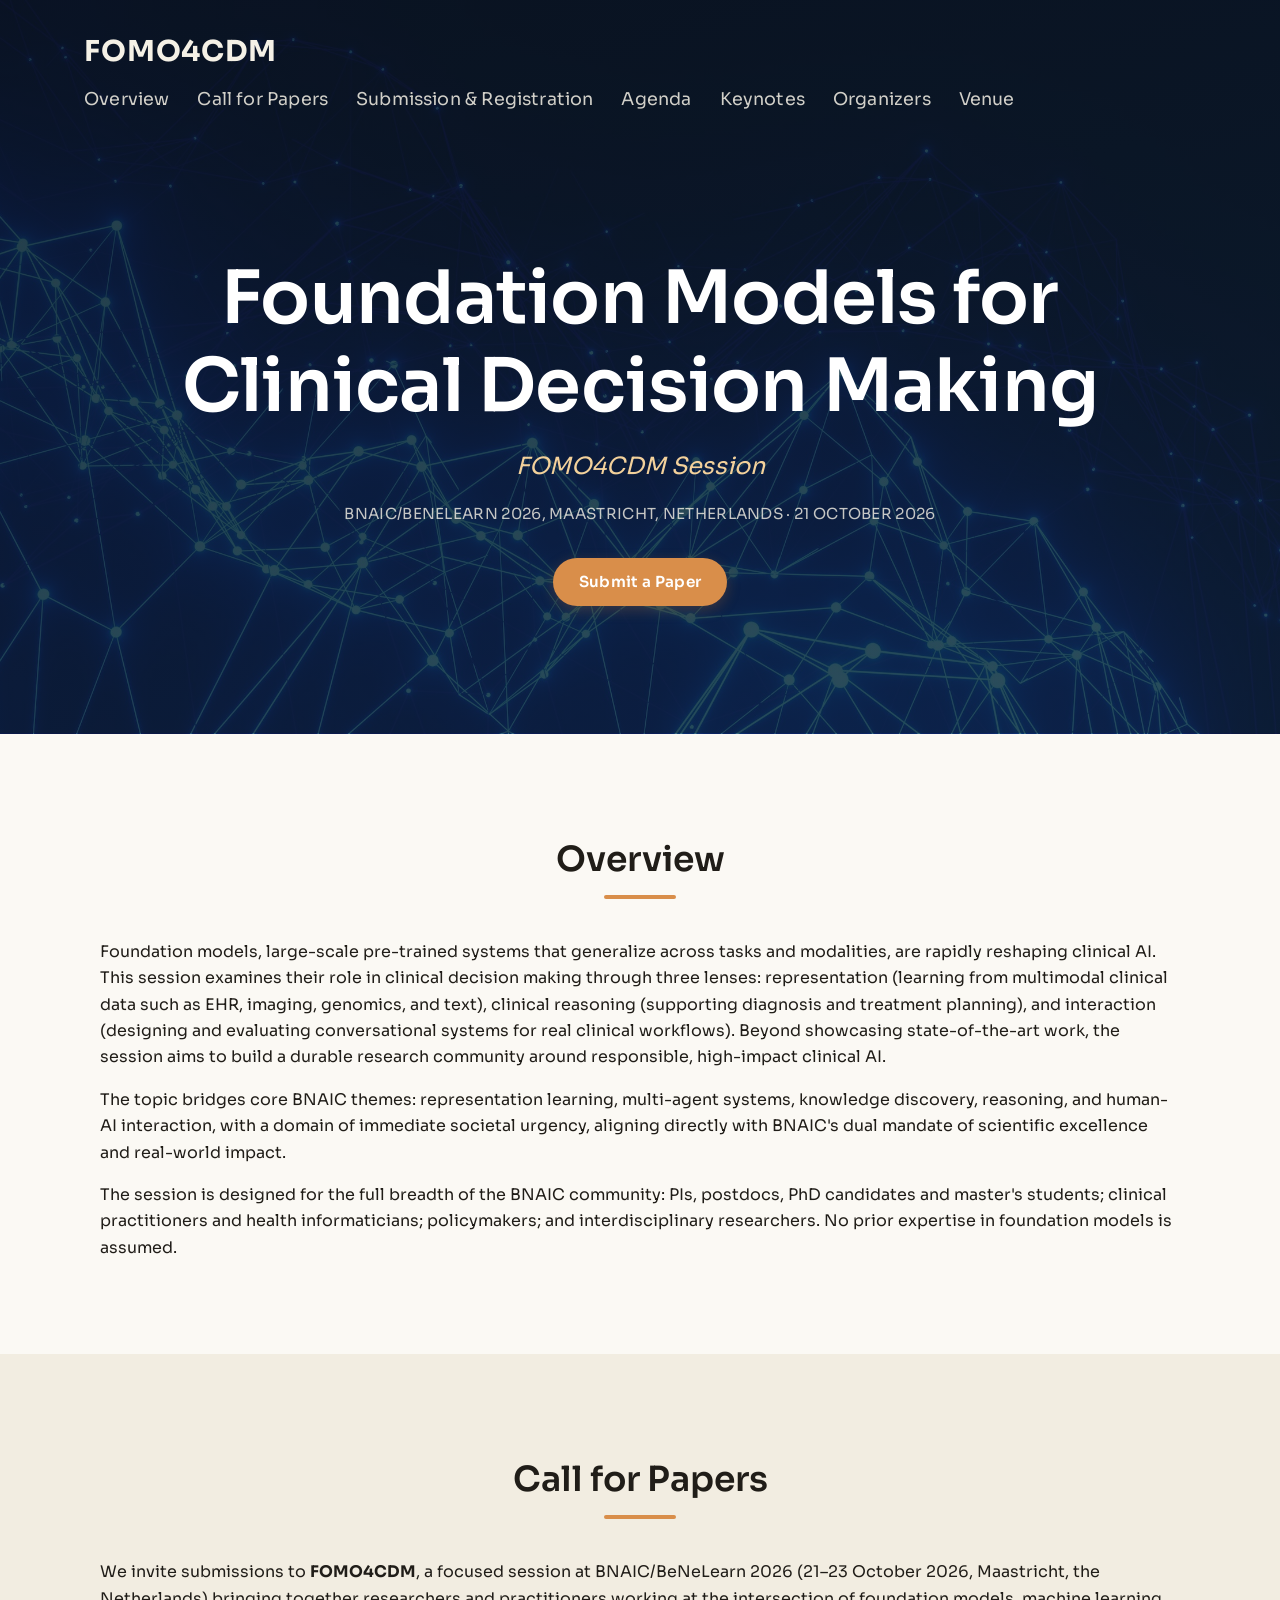
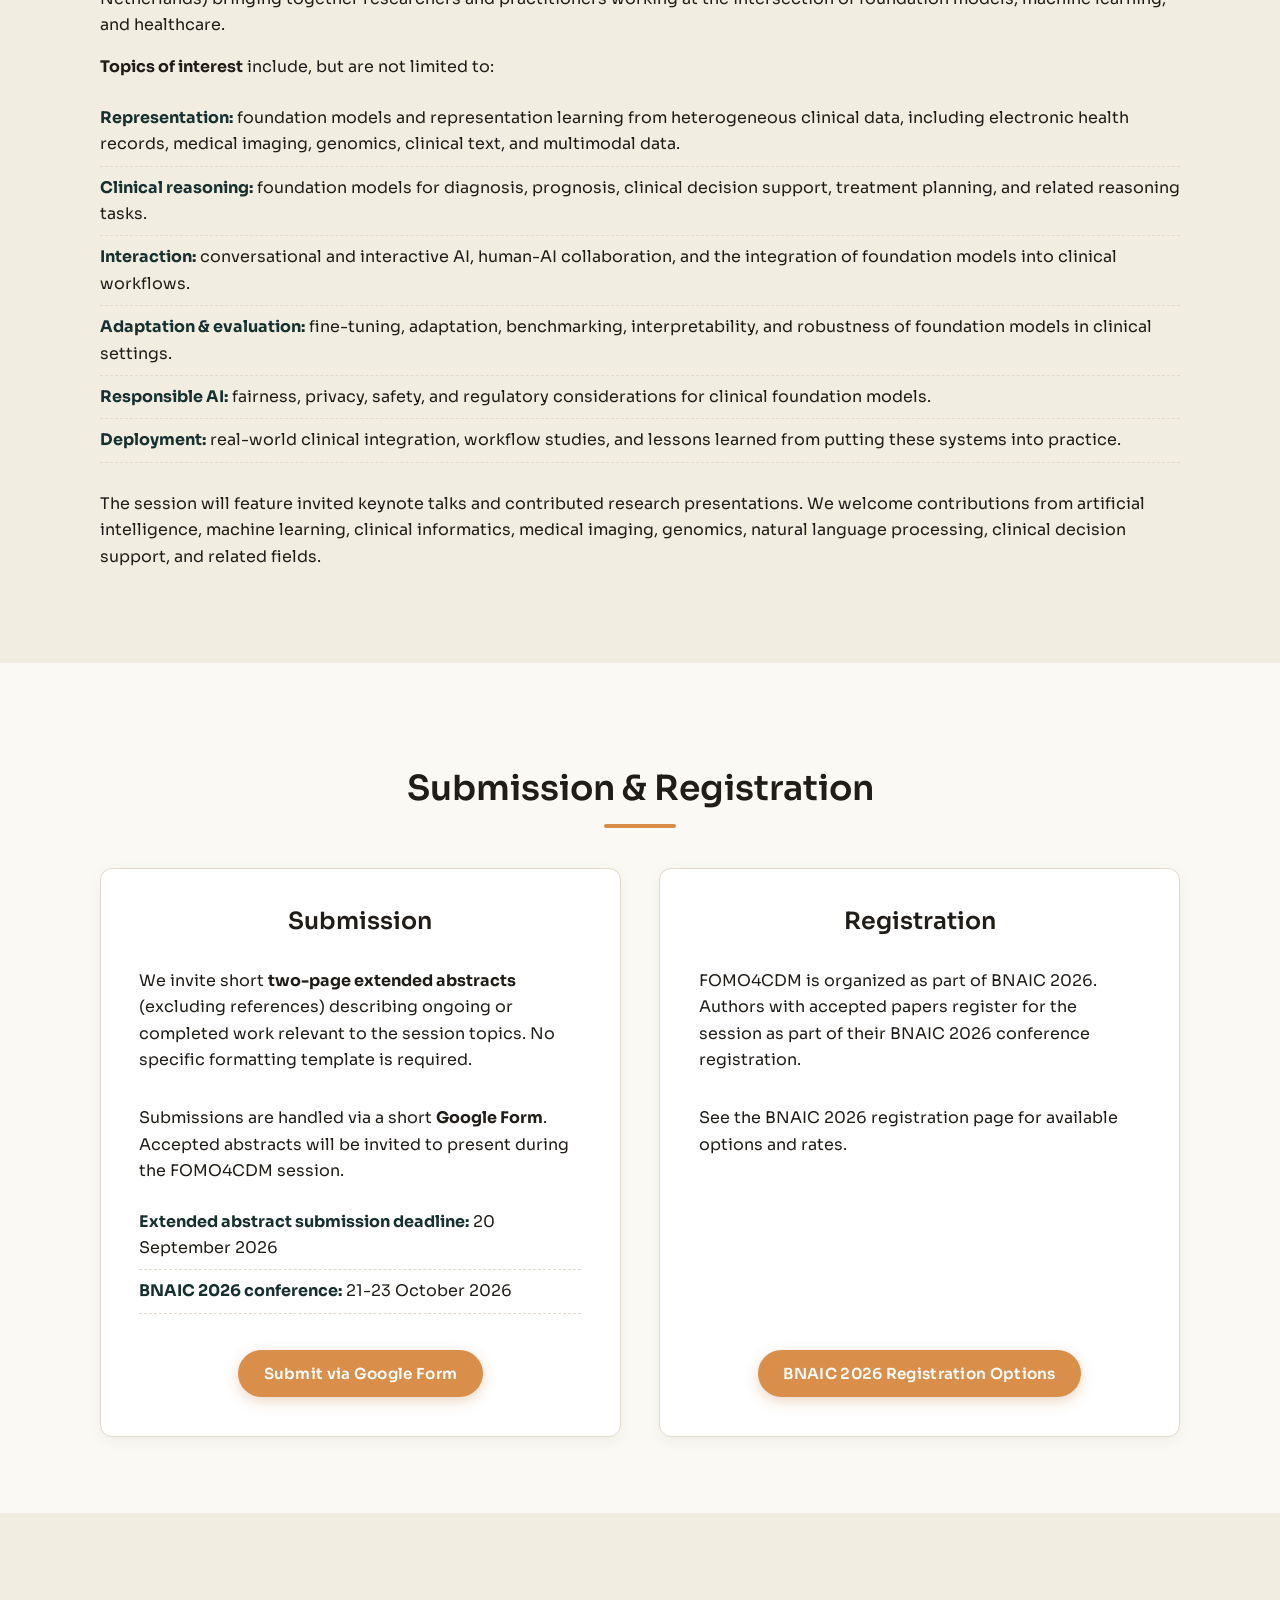
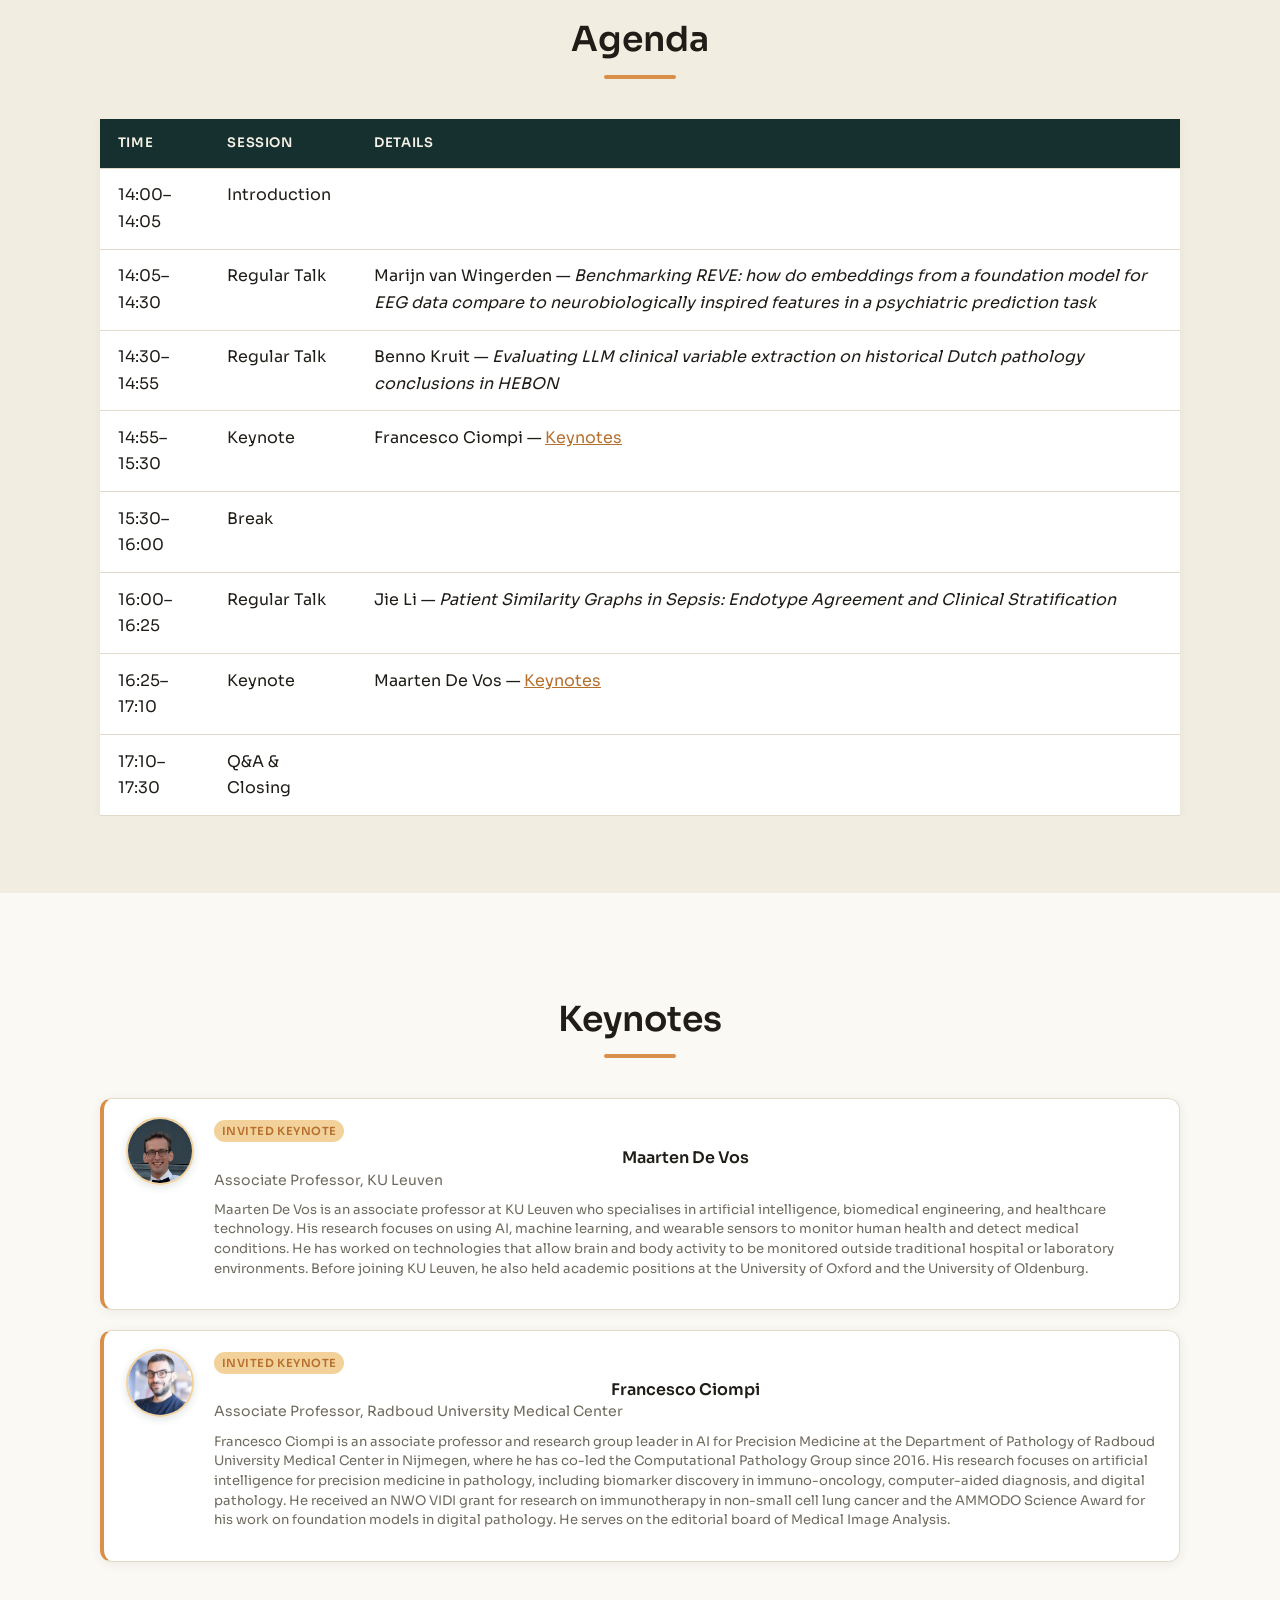
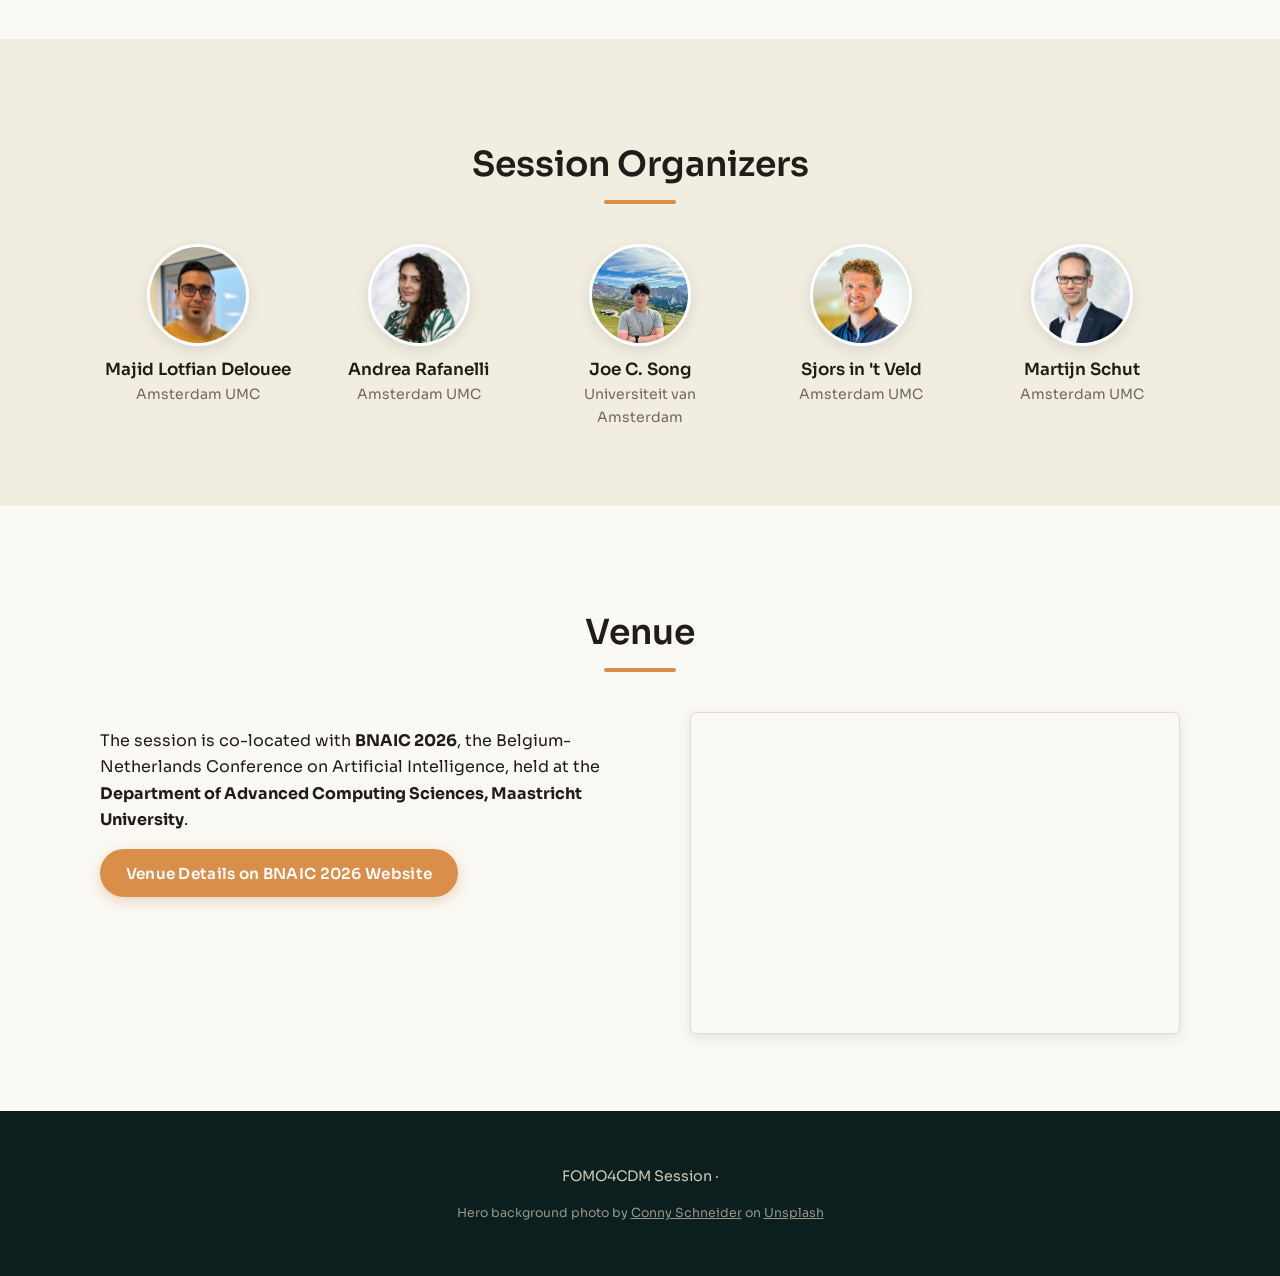
<file: index.html>
<!DOCTYPE html>
<html lang="en">
<head>
  <meta charset="UTF-8" />
  <meta name="viewport" content="width=device-width, initial-scale=1.0" />
  <title>FOMO4CDM: Foundation Models for Clinical Decision Making</title>
  <link rel="preconnect" href="https://fonts.googleapis.com" />
  <link rel="preconnect" href="https://fonts.gstatic.com" crossorigin />
  <link
    href="https://fonts.googleapis.com/css2?family=Sora:wght@400;500;600;700;800&display=swap"
    rel="stylesheet"
  />
  <link rel="stylesheet" href="css/style.css" />
</head>
<body>

  <header class="hero">
    <nav class="navbar">
      <div class="nav-title">FOMO4CDM</div>
      <button class="nav-toggle" aria-label="Toggle navigation menu" aria-expanded="false" aria-controls="nav-links">
        <span></span><span></span><span></span>
      </button>
      <ul class="nav-links" id="nav-links">
        <li><a href="#overview">Overview</a></li>
        <li><a href="#cfp">Call for Papers</a></li>
        <li><a href="#submission">Submission &amp; Registration</a></li>
        <li><a href="#agenda">Agenda</a></li>
        <li><a href="#panel">Keynotes</a></li>
        <li><a href="#organizers">Organizers</a></li>
        <li><a href="#venue">Venue</a></li>
      </ul>
    </nav>
    <div class="hero-content">
      <h1>Foundation Models for Clinical Decision Making</h1>
      <p class="hero-subtitle">FOMO4CDM Session</p>
      <p class="hero-meta">BNAIC/BeNeLearn 2026, Maastricht, Netherlands &middot; 21 October 2026 </p>
      <a class="btn" href="#submission">Submit a Paper</a>
    </div>
  </header>

  <main>

    <section id="overview" class="section">
      <h2>Overview</h2>
      <p>
        Foundation models,  large-scale pre-trained systems that generalize across tasks and modalities, are rapidly reshaping clinical AI. This session examines their role in clinical decision making through three lenses: representation (learning from multimodal clinical data such as EHR, imaging, genomics, and text), clinical reasoning (supporting diagnosis and treatment planning), and interaction (designing and evaluating conversational systems for real clinical workflows). Beyond showcasing state-of-the-art work, the session aims to build a durable research community around responsible, high-impact clinical AI.
      <p></p>
      <p>
        The topic bridges core BNAIC themes: representation learning, multi-agent systems, knowledge discovery, reasoning, and human-AI interaction, with a domain of immediate societal urgency, aligning directly with BNAIC's dual mandate of scientific excellence and real-world impact.
      </p>
      <p>
        The session is designed for the full breadth of the BNAIC community: PIs, postdocs, PhD candidates and master's students; clinical practitioners and health informaticians; policymakers; and interdisciplinary researchers. No prior expertise in foundation models is assumed.
      </p>
  
    </section>

    <section id="cfp" class="section alt">
      <h2>Call for Papers</h2>
      <p>
        We invite submissions to <strong>FOMO4CDM</strong>, a focused session at BNAIC/BeNeLearn 2026 (21&ndash;23 October 2026, Maastricht, the Netherlands) bringing together researchers and practitioners working at the intersection of foundation models, machine learning, and healthcare.
      </p>
      <p>
        <strong>Topics of interest</strong> include, but are not limited to:
      </p>
      <ul class="key-dates">
        <li><strong>Representation:</strong> foundation models and representation learning from heterogeneous clinical data, including electronic health records, medical imaging, genomics, clinical text, and multimodal data.</li>
        <li><strong>Clinical reasoning:</strong> foundation models for diagnosis, prognosis, clinical decision support, treatment planning, and related reasoning tasks.</li>
        <li><strong>Interaction:</strong> conversational and interactive AI, human-AI collaboration, and the integration of foundation models into clinical workflows.</li>
        <li><strong>Adaptation &amp; evaluation:</strong> fine-tuning, adaptation, benchmarking, interpretability, and robustness of foundation models in clinical settings.</li>
        <li><strong>Responsible AI:</strong> fairness, privacy, safety, and regulatory considerations for clinical foundation models.</li>
        <li><strong>Deployment:</strong> real-world clinical integration, workflow studies, and lessons learned from putting these systems into practice.</li>
      </ul>
      <p>
        The session will feature invited keynote talks and contributed research presentations. We welcome contributions from artificial intelligence, machine learning, clinical informatics, medical imaging, genomics, natural language processing, clinical decision support, and related fields.
      </p>
    </section>

    <section id="submission" class="section">
      <h2>Submission &amp; Registration</h2>
      <div class="split-grid">
        <div class="split-card">
          <h3>Submission</h3>
          <p>
            We invite short <strong>two-page extended abstracts</strong> (excluding references) describing ongoing or completed work relevant to the session topics. No specific formatting template is required.
          </p>
          <p>
            Submissions are handled via a short <strong>Google Form</strong>. Accepted abstracts will be invited to present during the FOMO4CDM session.
          </p>
          <ul class="key-dates">
            <li><strong>Extended abstract submission deadline:</strong> 20 September 2026</li>
            <li><strong>BNAIC 2026 conference:</strong> 21-23 October 2026</li>
          </ul>
          <div class="center">
          <a class="btn" href="https://forms.gle/H6KcjGtiGJnSQRveA" target="_blank" rel="noopener">
            Submit via Google Form
          </a>
          </div>
        </div>
        <div class="split-card" id="registration">
          <h3>Registration</h3>
          <p>
            FOMO4CDM is organized as part of BNAIC 2026. Authors with accepted papers register for the session as part of their BNAIC 2026 conference registration.
          </p>
          <p>
            See the BNAIC 2026 registration page for available options and rates.
          </p>
          <div class="center">
          <a class="btn" href="https://www.maastrichtuniversity.nl/bnaic2026/registration" target="_blank" rel="noopener">
            BNAIC 2026 Registration Options
          </a>
          </div>
        </div>
      </div>
    </section>

    <section id="agenda" class="section alt">
      <h2>Agenda</h2>

      <div class="table-scroll">
        <table class="agenda-table">
          <thead>
            <tr>
              <th>Time</th>
              <th>Session</th>
              <th>Details</th>
            </tr>
          </thead>
          <tbody>
            <tr>
              <td>14:00&ndash;14:05</td>
              <td>Introduction</td>
              <td></td>
            </tr>
            <tr>
              <td>14:05&ndash;14:30</td>
              <td>Regular Talk</td>
              <td>Marijn van Wingerden &mdash; <em>Benchmarking REVE: how do embeddings from a foundation model for EEG data compare to neurobiologically inspired features in a psychiatric prediction task</em></td>
            </tr>
            <tr>
              <td>14:30&ndash;14:55</td>
              <td>Regular Talk</td>
              <td>Benno Kruit &mdash; <em>Evaluating LLM clinical variable extraction on historical Dutch pathology conclusions in HEBON</em></td>
            </tr>
            <tr>
              <td>14:55&ndash;15:30</td>
              <td>Keynote</td>
              <td>Francesco Ciompi &mdash; <a href="#panel">Keynotes</a></td>
            </tr>
            <tr>
              <td>15:30&ndash;16:00</td>
              <td>Break</td>
              <td></td>
            </tr>
            <tr>
              <td>16:00&ndash;16:25</td>
              <td>Regular Talk</td>
              <td>Jie Li &mdash; <em>Patient Similarity Graphs in Sepsis: Endotype Agreement and Clinical Stratification</em></td>
            </tr>
            <tr>
              <td>16:25&ndash;17:10</td>
              <td>Keynote</td>
              <td>Maarten De Vos &mdash; <a href="#panel">Keynotes</a></td>
            </tr>
            <tr>
              <td>17:10&ndash;17:30</td>
              <td>Q&amp;A &amp; Closing</td>
              <td></td>
            </tr>
          </tbody>
        </table>
      </div>
    </section>

    <section id="panel" class="section">
      <h2>Keynotes</h2>
      <div class="speaker-list">
        <div class="speaker-card">
          <img class="speaker-photo" src="assets/devos.jpg" alt="Maarten De Vos" />
          <div class="speaker-info">
            <span class="speaker-badge">Invited Keynote</span>
            <h3>Maarten De Vos</h3>
            <p class="affiliation">Associate Professor, KU Leuven</p>
            <p class="bio">Maarten De Vos is an associate professor at KU Leuven who specialises in artificial intelligence, biomedical engineering, and healthcare technology. His research focuses on using AI, machine learning, and wearable sensors to monitor human health and detect medical conditions. He has worked on technologies that allow brain and body activity to be monitored outside traditional hospital or laboratory environments. Before joining KU Leuven, he also held academic positions at the University of Oxford and the University of Oldenburg.</p>
          </div>
        </div>
        <div class="speaker-card">
          <img class="speaker-photo" src="assets/Francesco_Ciompi.jpg" alt="Francesco Ciompi" />
          <div class="speaker-info">
            <span class="speaker-badge">Invited Keynote</span>
            <h3>Francesco Ciompi</h3>
            <p class="affiliation">Associate Professor, Radboud University Medical Center</p>
            <p class="bio">Francesco Ciompi is an associate professor and research group leader in AI for Precision Medicine at the Department of Pathology of Radboud University Medical Center in Nijmegen, where he has co-led the Computational Pathology Group since 2016. His research focuses on artificial intelligence for precision medicine in pathology, including biomarker discovery in immuno-oncology, computer-aided diagnosis, and digital pathology. He received an NWO VIDI grant for research on immunotherapy in non-small cell lung cancer and the AMMODO Science Award for his work on foundation models in digital pathology. He serves on the editorial board of Medical Image Analysis.</p>
          </div>
        </div>
      </div>
    </section>

    <section id="organizers" class="section alt">
      <h2>Session Organizers</h2>
      <div class="people-grid people-grid--fixed5">
        <div class="person">
          <img class="person-photo" src="assets/majid.jpeg" alt="Majid Lotfian Delouee" />
          <h3>Majid Lotfian Delouee</h3>
          <p class="affiliation">Amsterdam UMC</p>
        </div>
        <div class="person">
          <img class="person-photo" src="assets/andrea.jpg" alt="Andrea Rafanelli" />
          <h3>Andrea Rafanelli</h3>
          <p class="affiliation">Amsterdam UMC</p>
        </div>
        <div class="person">
          <img class="person-photo" src="assets/joe.jpg" alt="Joe C. Song" />
          <h3>Joe C. Song</h3>
          <p class="affiliation">Universiteit van Amsterdam</p>
        </div>
        <div class="person">
          <img class="person-photo" src="assets/sjors.jpg" alt="Sjors in 't Veld" />
          <h3>Sjors in 't Veld</h3>
          <p class="affiliation">Amsterdam UMC</p>
        </div>
      <div class="person">
          <img class="person-photo" src="assets/schut.jpg" alt="Martijn Schut" />
          <h3>Martijn Schut</h3>
          <p class="affiliation">Amsterdam UMC</p>
        </div>
      </div>
    </section>
        
    <section id="venue" class="section">
      <h2>Venue</h2>
      <div class="venue-content">
        <div class="venue-info">
          <p>
            The session is co-located with <strong>BNAIC 2026</strong>, the
            Belgium-Netherlands Conference on Artificial Intelligence, held at the
            <strong>Department of Advanced Computing Sciences, Maastricht University</strong>.
          </p>
        
          <a class="btn" href="https://www.maastrichtuniversity.nl/bnaic2026/venue" target="_blank" rel="noopener">
            Venue Details on BNAIC 2026 Website
          </a>
        </div>
        <div class="venue-map">
          <iframe
            src="https://www.google.com/maps?q=Paul-Henri+Spaaklaan+1,+6229+EN+Maastricht,+Netherlands&output=embed"
            width="100%"
            height="320"
            style="border:0"
            loading="lazy"
            referrerpolicy="no-referrer-when-downgrade"
            title="Map of the Department of Advanced Computing Sciences, Maastricht"
          ></iframe>
        </div>
      </div>
    </section>

  </main>

  <footer class="footer">
    <p>FOMO4CDM Session &middot;</p>
    <p class="credit">
      Hero background photo by
      <a href="https://unsplash.com/@choys_" target="_blank" rel="noopener">Conny Schneider</a>
      on <a href="https://unsplash.com" target="_blank" rel="noopener">Unsplash</a>
    </p>
  </footer>

  <script src="js/script.js"></script>
</body>
</html>
</file>
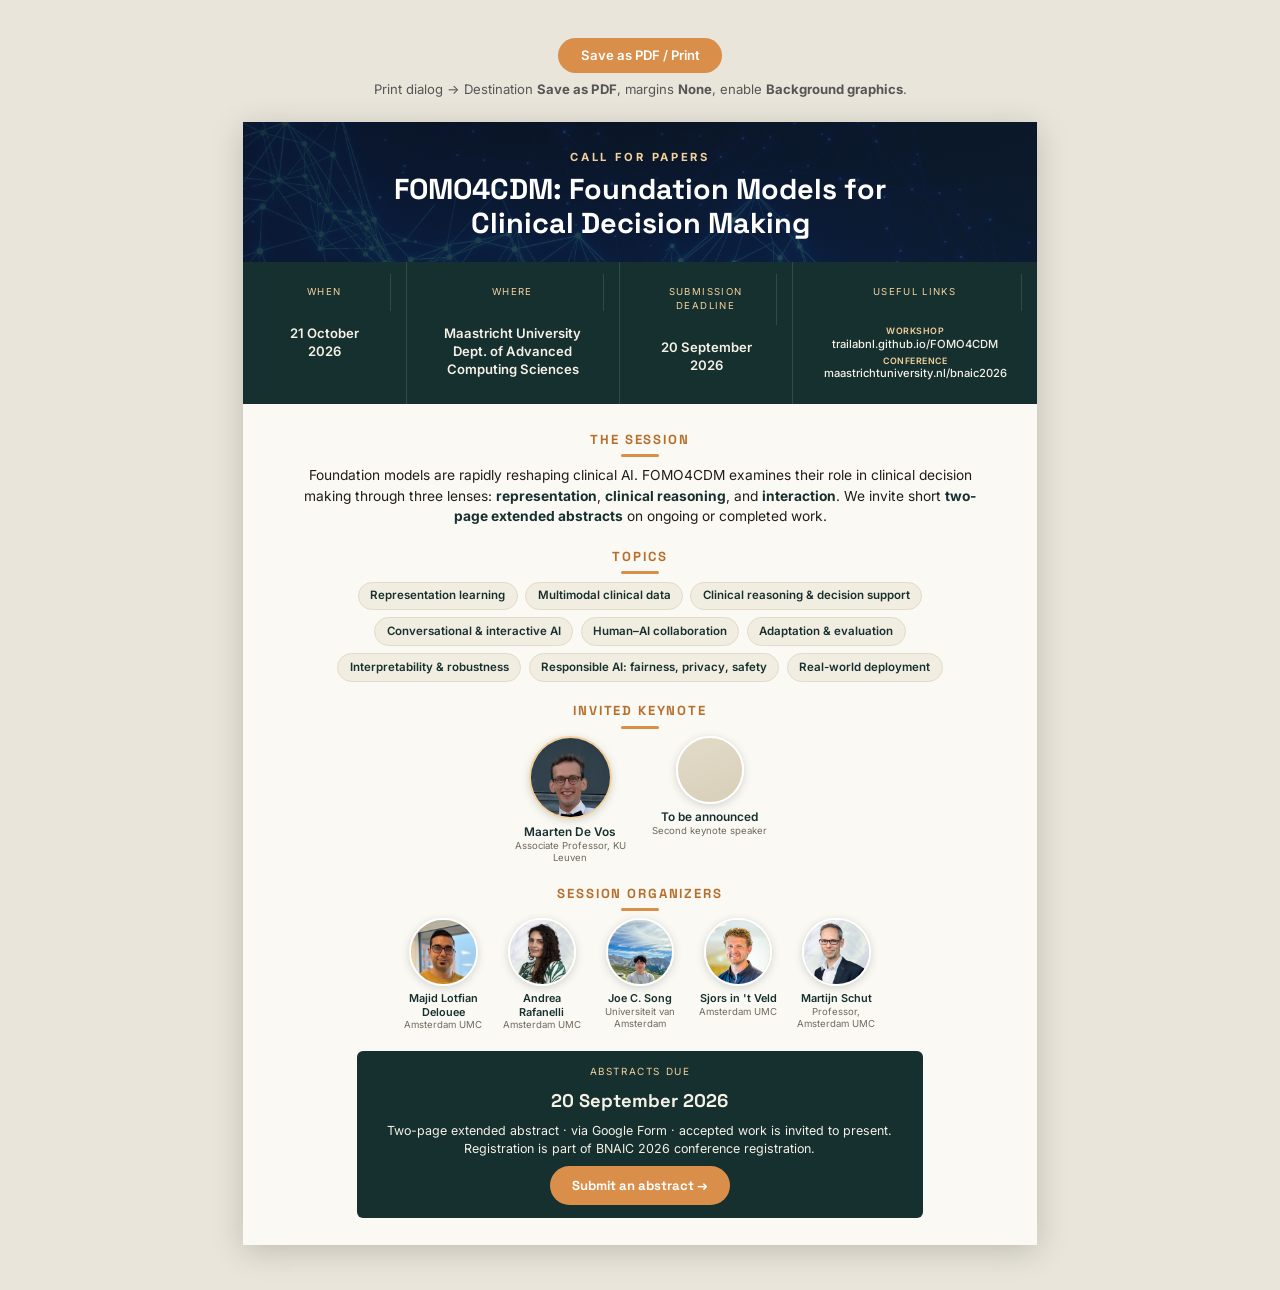
<file: call-for-papers.html>
<!DOCTYPE html>
<html lang="en">
<head>
  <meta charset="UTF-8" />
  <meta name="viewport" content="width=device-width, initial-scale=1.0" />
  <title>FOMO4CDM — Call for Papers</title>
  <link rel="preconnect" href="https://fonts.googleapis.com" />
  <link rel="preconnect" href="https://fonts.gstatic.com" crossorigin />
  <link
    href="https://fonts.googleapis.com/css2?family=Space+Grotesk:wght@400;500;600;700&family=Inter:wght@400;500;600&display=swap"
    rel="stylesheet"
  />
  <style>
    :root {
      --bg: #fbf9f4;
      --bg-alt: #f2ede1;
      --text: #201d18;
      --muted: #6f6a5e;
      --accent: #d98e4a;
      --accent-dark: #b6702e;
      --accent-light: #f3d19b;
      --ink: #16302f;
      --ink-deep: #0c1e1d;
      --border: #e2dbc9;
      --font-display: "Space Grotesk", -apple-system, "Segoe UI", Roboto, Helvetica, Arial, sans-serif;
      --font-body: "Inter", -apple-system, "Segoe UI", Roboto, Helvetica, Arial, sans-serif;
    }

    * { box-sizing: border-box; margin: 0; padding: 0; }

    body {
      font-family: var(--font-body);
      color: var(--text);
      background: #e9e5da;
      line-height: 1.5;
      text-align: center;
      -webkit-font-smoothing: antialiased;
      -webkit-print-color-adjust: exact;
      print-color-adjust: exact;
    }

    h1, h2, h3 { font-family: var(--font-display); }

    /* ---------- Screen helper ---------- */
    .no-print {
      width: 210mm;
      margin: 10mm auto 6mm;
      text-align: center;
      font-size: 0.82rem;
      color: #555;
    }
    .no-print button {
      font: inherit;
      cursor: pointer;
      background: var(--accent);
      color: #fff;
      border: 0;
      border-radius: 999px;
      padding: 0.5rem 1.4rem;
      font-weight: 600;
      margin-bottom: 0.4rem;
    }

    /* ---------- Page ---------- */
    .page {
      width: 210mm;
      height: 297mm;
      margin: 0 auto 12mm;
      background: var(--bg);
      box-shadow: 0 6px 30px rgba(0, 0, 0, 0.18);
      display: flex;
      flex-direction: column;
      overflow: hidden;
    }

    /* ---------- Hero band ---------- */
    .hero {
      position: relative;
      color: #f5f1e6;
      padding: 7mm 14mm 5.5mm;
      background:
        linear-gradient(160deg, rgba(9, 22, 32, 0.86), rgba(12, 34, 48, 0.80)),
        url("assets/hero-bg.jpg");
      background-size: cover;
      background-position: center;
    }
    .kicker {
      font-size: 0.7rem;
      font-weight: 700;
      letter-spacing: 0.24em;
      text-transform: uppercase;
      color: var(--accent-light);
      margin-bottom: 0.5rem;
    }
    .hero h1 {
      font-weight: 700;
      font-size: 1.8rem;
      line-height: 1.18;
      color: #fff;
      max-width: 30ch;
      margin: 0 auto;
    }

    /* ---------- Facts strip ---------- */
    .facts {
      display: grid;
      grid-template-columns: 0.85fr 1.1fr 0.9fr 1.15fr;
      background: var(--ink);
      color: #f5f1e6;
    }
    .facts div {
      padding: 3mm 4mm;
      border-right: 1px solid rgba(255, 255, 255, 0.12);
    }
    .facts div:last-child { border-right: 0; }
    .facts .label {
      font-size: 0.6rem;
      letter-spacing: 0.14em;
      text-transform: uppercase;
      color: var(--accent-light);
      margin-bottom: 0.2rem;
    }
    .facts .value { font-size: 0.82rem; font-weight: 600; line-height: 1.35; }
    .facts .value a {
      display: block;
      font-size: 0.7rem;
      font-weight: 500;
      line-height: 1.3;
      color: #f5f1e6;
      text-decoration: none;
    }
    .facts .value a + a { margin-top: 0.25rem; }
    .facts .value a .tag {
      display: block;
      font-size: 0.55rem;
      letter-spacing: 0.06em;
      text-transform: uppercase;
      color: var(--accent-light);
      font-weight: 600;
    }

    /* ---------- Body ---------- */
    .body {
      flex: 1;
      padding: 7mm 14mm 7mm;
      display: flex;
      flex-direction: column;
      align-items: center;
      justify-content: space-between;
      gap: 4mm;
    }

    section { width: 100%; }

    h2 {
      font-size: 0.82rem;
      font-weight: 700;
      letter-spacing: 0.14em;
      text-transform: uppercase;
      color: var(--accent-dark);
      margin-bottom: 2mm;
    }
    h2::after {
      content: "";
      display: block;
      width: 38px;
      height: 3px;
      border-radius: 2px;
      background: var(--accent);
      margin: 1.2mm auto 0;
    }

    .intro {
      font-size: 0.86rem;
      line-height: 1.5;
      max-width: 78ch;
      margin: 0 auto;
    }
    .intro strong { color: var(--ink); }

    /* ---------- Topic chips ---------- */
    .chips {
      display: flex;
      flex-wrap: wrap;
      gap: 2mm;
      justify-content: center;
    }
    .chip {
      font-size: 0.72rem;
      font-weight: 600;
      color: var(--ink);
      background: var(--bg-alt);
      border: 1px solid var(--border);
      border-radius: 999px;
      padding: 1.2mm 3mm;
    }

    /* ---------- People ---------- */
    .speakers, .orgs {
      display: flex;
      flex-wrap: wrap;
      gap: 4mm 5mm;
      justify-content: center;
    }

    .person { width: 21mm; text-align: center; }
    .person img,
    .person .ph {
      width: 18mm;
      height: 18mm;
      border-radius: 50%;
      object-fit: cover;
      object-position: top center;
      border: 2px solid #fff;
      box-shadow: 0 2px 8px rgba(22, 48, 47, 0.18);
      display: block;
      margin: 0 auto 1.5mm;
      background: linear-gradient(160deg, var(--border), #d8cfb8);
    }
    .person .nm { font-size: 0.68rem; font-weight: 600; color: var(--ink); line-height: 1.25; }
    .person .af { font-size: 0.6rem; color: var(--muted); line-height: 1.25; }

    .keynote-person { width: 32mm; }
    .keynote-person img { width: 22mm; height: 22mm; border-color: var(--accent-light); }
    .keynote-person .nm { font-size: 0.74rem; }

    /* ---------- CTA ---------- */
    .cta {
      display: flex;
      flex-direction: column;
      align-items: center;
      gap: 2mm;
      background: var(--ink);
      color: #f5f1e6;
      border-radius: 6px;
      padding: 3.5mm 7mm;
      max-width: 150mm;
    }
    .cta .label {
      font-size: 0.62rem;
      letter-spacing: 0.16em;
      text-transform: uppercase;
      color: var(--accent-light);
    }
    .cta .d { font-size: 1.15rem; font-weight: 700; font-family: var(--font-display); }
    .cta .what { font-size: 0.78rem; line-height: 1.45; max-width: 66ch; }
    .cta .link {
      background: var(--accent);
      color: #fff;
      font-weight: 700;
      font-size: 0.82rem;
      font-family: var(--font-display);
      padding: 2.6mm 6mm;
      border-radius: 999px;
      white-space: nowrap;
      text-decoration: none;
    }

    /* ---------- Print ---------- */
    @page { size: A4; margin: 0; }
    @media print {
      body { background: #fff; }
      .no-print { display: none; }
      .page { margin: 0; box-shadow: none; }
    }
  </style>
</head>
<body>

  <div class="no-print">
    <button onclick="window.print()">Save as PDF&nbsp;/&nbsp;Print</button>
    <p>Print dialog &rarr; Destination <strong>Save as PDF</strong>, margins <strong>None</strong>, enable <strong>Background graphics</strong>.</p>
  </div>

  <div class="page">

    <div class="hero">
      <div class="kicker">Call for Papers</div>
      <h1>FOMO4CDM: Foundation Models for Clinical Decision Making</h1>
    </div>

    <div class="facts">
      <div>
        <div class="label">When</div>
        <div class="value">21 October 2026</div>
      </div>
      <div>
        <div class="label">Where</div>
        <div class="value">Maastricht University<br />Dept. of Advanced Computing Sciences</div>
      </div>
      <div>
        <div class="label">Submission deadline</div>
        <div class="value">20 September 2026</div>
      </div>
      <div>
        <div class="label">Useful links</div>
        <div class="value">
          <a href="https://trailabnl.github.io/FOMO4CDM"><span class="tag">Workshop</span>trailabnl.github.io/FOMO4CDM</a>
          <a href="https://www.maastrichtuniversity.nl/bnaic2026"><span class="tag">Conference</span>maastrichtuniversity.nl/bnaic2026</a>
        </div>
      </div>
    </div>

    <div class="body">

      <section>
        <h2>The Session</h2>
        <p class="intro">
          Foundation models are rapidly reshaping clinical AI. FOMO4CDM examines their role in clinical
          decision making through three lenses: <strong>representation</strong>,
          <strong>clinical reasoning</strong>, and <strong>interaction</strong>. We invite short
          <strong>two-page extended abstracts</strong> on ongoing or completed work.
        </p>
      </section>

      <section>
        <h2>Topics</h2>
        <div class="chips">
          <span class="chip">Representation learning</span>
          <span class="chip">Multimodal clinical data</span>
          <span class="chip">Clinical reasoning &amp; decision support</span>
          <span class="chip">Conversational &amp; interactive AI</span>
          <span class="chip">Human&ndash;AI collaboration</span>
          <span class="chip">Adaptation &amp; evaluation</span>
          <span class="chip">Interpretability &amp; robustness</span>
          <span class="chip">Responsible AI: fairness, privacy, safety</span>
          <span class="chip">Real-world deployment</span>
        </div>
      </section>

      <section>
        <h2>Invited Keynote</h2>
        <div class="speakers">
          <div class="person keynote-person">
            <img src="assets/devos.jpg" alt="Maarten De Vos" />
            <div class="nm">Maarten De Vos</div>
            <div class="af">Associate Professor, KU Leuven</div>
          </div>
          <div class="person keynote-person">
            <div class="ph"></div>
            <div class="nm">To be announced</div>
            <div class="af">Second keynote speaker</div>
          </div>
        </div>
      </section>

      <section>
        <h2>Session Organizers</h2>
        <div class="orgs">
          <div class="person">
            <img src="assets/majid.jpeg" alt="Majid Lotfian Delouee" />
            <div class="nm">Majid Lotfian Delouee</div>
            <div class="af">Amsterdam UMC</div>
          </div>
          <div class="person">
            <img src="assets/andrea.jpg" alt="Andrea Rafanelli" />
            <div class="nm">Andrea Rafanelli</div>
            <div class="af">Amsterdam UMC</div>
          </div>
          <div class="person">
            <img src="assets/joe.jpg" alt="Joe C. Song" />
            <div class="nm">Joe C. Song</div>
            <div class="af">Universiteit van Amsterdam</div>
          </div>
          <div class="person">
            <img src="assets/sjors.jpg" alt="Sjors in 't Veld" />
            <div class="nm">Sjors in 't Veld</div>
            <div class="af">Amsterdam UMC</div>
          </div>
          <div class="person">
            <img src="assets/schut.jpg" alt="Martijn Schut" />
            <div class="nm">Martijn Schut</div>
            <div class="af">Professor, Amsterdam UMC</div>
          </div>
        </div>
      </section>

      <div class="cta">
        <div class="label">Abstracts due</div>
        <div class="d">20 September 2026</div>
        <div class="what">
          Two-page extended abstract &middot; via Google Form &middot; accepted work is invited to
          present. Registration is part of BNAIC 2026 conference registration.
        </div>
        <a class="link" href="https://forms.gle/H6KcjGtiGJnSQRveA">Submit an abstract &rarr;</a>
      </div>

    </div>

  </div>

</body>
</html>
</file>
<file: css/style.css>
:root {
  --color-bg: #fbf9f4;
  --color-bg-alt: #f2ede1;
  --color-text: #201d18;
  --color-muted: #6f6a5e;
  --color-accent: #d98e4a;
  --color-accent-dark: #b6702e;
  --color-accent-light: #f3d19b;
  --color-ink: #16302f;
  --color-ink-deep: #0c1e1d;
  --color-border: #e2dbc9;
  --max-width: min(1160px, 92vw);
  --font-display: "Sora", -apple-system, "Segoe UI", Roboto, Helvetica, Arial, sans-serif;
  --font-body: "Sora", -apple-system, "Segoe UI", Roboto, Helvetica, Arial, sans-serif;
}

* {
  box-sizing: border-box;
}

body {
  margin: 0;
  font-family: var(--font-body);
  color: var(--color-text);
  background: var(--color-bg);
  line-height: 1.65;
  -webkit-font-smoothing: antialiased;
}

h1, h2, h3 {
  font-family: var(--font-display);
  line-height: 1.2;
  color: var(--color-text);
  font-weight: 600;
}

a {
  color: var(--color-accent-dark);
}

a:hover {
  color: var(--color-accent);
}

/* ---------- Hero ---------- */

.hero {
  position: relative;
  color: #f5f1e6;
  background:
    linear-gradient(165deg, rgba(9, 22, 32, 0.82), rgba(12, 34, 48, 0.78)),
    url("../assets/hero-bg.jpg");
  background-size: cover;
  background-position: center;
  background-repeat: no-repeat;
  overflow: hidden;
}

.navbar {
  display: flex;
  flex-wrap: wrap;
  align-items: center;
  justify-content: space-between;
  max-width: var(--max-width);
  margin: 0 auto;
  padding: 1.75rem 1.5rem;
  position: relative;
  z-index: 1;
}

.nav-title {
  font-family: var(--font-display);
  font-weight: 700;
  font-size: clamp(1.4rem, 1vw + 1.1rem, 1.8rem);
  letter-spacing: 0.03em;
  color: #f5f1e6;
}

.nav-links {
  display: flex;
  gap: 1.75rem;
  list-style: none;
  margin: 0.6rem 0 0;
  padding: 0;
  flex-wrap: wrap;
}

.nav-links a {
  color: #f5f1e6;
  text-decoration: none;
  font-size: clamp(1rem, 0.3vw + 0.9rem, 1.1rem);
  opacity: 0.85;
  letter-spacing: 0.01em;
  transition: opacity 0.15s ease;
}

.nav-links a:hover {
  opacity: 1;
  color: #f5f1e6;
}

.nav-toggle {
  display: none;
  flex-direction: column;
  justify-content: center;
  gap: 5px;
  width: 40px;
  height: 40px;
  padding: 0;
  border: none;
  background: transparent;
  cursor: pointer;
  z-index: 2;
}

.nav-toggle span {
  display: block;
  width: 100%;
  height: 2px;
  background: #f5f1e6;
  border-radius: 2px;
  transition: transform 0.2s ease, opacity 0.2s ease;
}

.nav-toggle.open span:nth-child(1) {
  transform: translateY(7px) rotate(45deg);
}

.nav-toggle.open span:nth-child(2) {
  opacity: 0;
}

.nav-toggle.open span:nth-child(3) {
  transform: translateY(-7px) rotate(-45deg);
}

.hero-content {
  max-width: var(--max-width);
  margin: 0 auto;
  padding: clamp(4rem, 9vw, 7rem) 1.5rem clamp(4.5rem, 10vw, 8rem);
  text-align: center;
  position: relative;
  z-index: 1;
}

.hero-content h1 {
  color: #fff;
  font-size: clamp(2.6rem, 4vw + 1.4rem, 4.6rem);
  letter-spacing: -0.01em;
  margin: 0 auto 1rem;
  max-width: 20ch;
}

.hero-subtitle {
  font-family: var(--font-display);
  font-style: italic;
  font-size: clamp(1.2rem, 0.6vw + 1rem, 1.5rem);
  color: var(--color-accent-light);
  margin: 0 0 0.75rem;
}

.hero-meta {
  opacity: 0.8;
  margin-bottom: 2rem;
  font-size: 0.95rem;
  letter-spacing: 0.02em;
  text-transform: uppercase;
}

.btn {
  display: inline-block;
  background: var(--color-accent);
  color: #fff;
  padding: 0.7rem 1.6rem;
  border-radius: 999px;
  text-decoration: none;
  font-weight: 600;
  font-size: 0.95rem;
  letter-spacing: 0.02em;
  box-shadow: 0 4px 14px rgba(182, 112, 46, 0.28);
  transition: transform 0.15s ease, box-shadow 0.15s ease, background 0.15s ease;
}

.btn:hover {
  background: var(--color-accent-dark);
  color: #fff;
  transform: translateY(-1px);
  box-shadow: 0 6px 18px rgba(182, 112, 46, 0.34);
}

/* ---------- Sections ---------- */

.section {
  padding: clamp(3rem, 6vw, 6rem) 0;
}

.section.alt {
  background: var(--color-bg-alt);
}

.section > * {
  max-width: var(--max-width);
  margin-left: auto;
  margin-right: auto;
  padding-left: clamp(1.5rem, 4vw, 2.5rem);
  padding-right: clamp(1.5rem, 4vw, 2.5rem);
}

.section h2 {
  position: relative;
  font-size: clamp(1.6rem, 1.2vw + 1.2rem, 2.3rem);
  padding-bottom: 1.15rem;
  margin-bottom: 2.5rem;
  text-align: center;
}

.section h2::after {
  content: "";
  position: absolute;
  left: 50%;
  bottom: 0;
  transform: translateX(-50%);
  width: 72px;
  height: 4px;
  border-radius: 2px;
  background: var(--color-accent);
}

.section h3 {
  font-size: clamp(1.2rem, 0.6vw + 1rem, 1.5rem);
  margin-top: 2.5rem;
  margin-bottom: 1rem;
  text-align: center;
}

.section-intro {
  color: var(--color-muted);
  font-style: italic;
}

/* ---------- People ---------- */

.people-grid {
  display: grid;
  grid-template-columns: repeat(auto-fit, minmax(150px, 210px));
  justify-content: center;
  gap: clamp(1rem, 2vw, 2rem);
}

.people-grid--fixed5 {
  grid-template-columns: repeat(5, minmax(0, 1fr));
}

.person {
  text-align: center;
}

.person-photo {
  display: block;
  width: clamp(100px, 8vw, 132px);
  height: clamp(100px, 8vw, 132px);
  border-radius: 50%;
  background: linear-gradient(160deg, var(--color-border), #d8cfb8);
  object-fit: cover;
  margin: 0 auto 0.85rem;
  border: 3px solid #fff;
  box-shadow: 0 4px 14px rgba(22, 48, 47, 0.12);
}

.person h3 {
  margin: 0 0 0.2rem;
  font-size: 1.05rem;
}

.affiliation {
  color: var(--color-muted);
  font-size: 0.88rem;
  margin: 0;
}

.bio {
  font-size: 0.82rem;
  color: var(--color-muted);
  margin-top: 0.5rem;
  line-height: 1.5;
  text-align: left;
}

/* ---------- Speaker cards (keynotes/panelists) ---------- */

.speaker-list {
  display: flex;
  flex-direction: column;
  gap: 1.25rem;
  margin-top: 1.5rem;
}

.speaker-card {
  display: flex;
  gap: 1.25rem;
  align-items: flex-start;
  background: #fff;
  border: 1px solid var(--color-border);
  border-left: 4px solid var(--color-accent);
  border-radius: 12px;
  padding: 1.1rem 1.4rem;
  box-shadow: 0 2px 12px rgba(22, 48, 47, 0.07);
  transition: box-shadow 0.2s ease;
}

.speaker-card:hover {
  box-shadow: 0 6px 24px rgba(22, 48, 47, 0.13);
}

.speaker-photo {
  flex-shrink: 0;
  width: 68px;
  height: 68px;
  border-radius: 50%;
  object-fit: cover;
  object-position: top center;
  border: 2px solid var(--color-accent-light);
  box-shadow: 0 2px 8px rgba(22, 48, 47, 0.14);
}

.speaker-photo--placeholder {
  display: block;
  background: linear-gradient(160deg, var(--color-border), #d8cfb8);
}

.speaker-info {
  flex: 1;
  min-width: 0;
}

.speaker-info h3 {
  margin: 0 0 0.1rem;
  font-size: 1rem;
}

.speaker-badge {
  display: inline-block;
  font-size: 0.7rem;
  font-weight: 600;
  letter-spacing: 0.05em;
  text-transform: uppercase;
  color: var(--color-accent-dark);
  background: var(--color-accent-light);
  border-radius: 20px;
  padding: 0.15em 0.65em;
  margin-bottom: 0.35rem;
}

.speaker-card--tba .speaker-info h3 {
  color: var(--color-muted);
}

.speaker-card--tba {
  border-left-color: var(--color-border);
  opacity: 0.75;
}

@media (max-width: 520px) {
  .speaker-card {
    flex-direction: column;
    align-items: center;
    text-align: center;
  }
  .speaker-info .bio {
    text-align: left;
  }
}

/* ---------- Agenda ---------- */

.table-scroll {
  overflow-x: auto;
  -webkit-overflow-scrolling: touch;
}

.agenda-table {
  width: 100%;
  min-width: 480px;
  border-collapse: collapse;
  background: #fff;
  box-shadow: 0 2px 10px rgba(22, 48, 47, 0.06);
}

.agenda-table th,
.agenda-table td {
  text-align: left;
  padding: 0.85rem 1.1rem;
  border-bottom: 1px solid var(--color-border);
  vertical-align: top;
}

.agenda-table th {
  background: var(--color-ink);
  color: #f5f1e6;
  font-size: 0.82rem;
  text-transform: uppercase;
  letter-spacing: 0.05em;
  font-weight: 600;
}

.agenda-table tbody tr:hover {
  background: var(--color-bg-alt);
}

/* ---------- Call for papers ---------- */

.key-dates {
  list-style: none;
  margin-top: 0;
  margin-bottom: 1.75rem;
}

.key-dates li {
  padding: 0.5rem 0;
  border-bottom: 1px dashed var(--color-border);
}

.key-dates strong {
  color: var(--color-ink);
}

/* ---------- Split cards (Submission & Registration) ---------- */

.split-grid {
  display: grid;
  grid-template-columns: 1fr 1fr;
  gap: clamp(1.5rem, 3vw, 2.5rem);
}

.split-card {
  display: flex;
  flex-direction: column;
  background: #fff;
  border: 1px solid var(--color-border);
  border-radius: 12px;
  padding: clamp(1.75rem, 3vw, 2.5rem);
  box-shadow: 0 4px 14px rgba(22, 48, 47, 0.06);
}

.split-card h3 {
  margin-top: 0;
}

.split-card .key-dates {
  padding-left: 0;
}

.split-card .center {
  margin-top: auto;
  padding-top: 0.5rem;
}

.center {
  text-align: center;
}

@media (max-width: 800px) {
  .split-grid {
    grid-template-columns: 1fr;
  }
}

/* ---------- Venue ---------- */

.venue-content {
  display: grid;
  grid-template-columns: minmax(0, 1.1fr) minmax(0, 1fr);
  gap: clamp(2rem, 4vw, 3.25rem);
  align-items: start;
}

.venue-info .key-dates {
  margin-top: 1.25rem;
}

.venue-map {
  overflow: hidden;
  border-radius: 6px;
  border: 1px solid var(--color-border);
  box-shadow: 0 4px 14px rgba(22, 48, 47, 0.1);
  line-height: 0;
}

.venue-map iframe {
  display: block;
}

@media (max-width: 900px) {
  .people-grid {
    grid-template-columns: repeat(auto-fit, minmax(150px, 210px));
    justify-content: center;
  }
}

@media (max-width: 800px) {
  .venue-content {
    grid-template-columns: 1fr;
  }
}

/* ---------- Footer ---------- */

.footer {
  text-align: center;
  padding: 2.5rem 1.5rem;
  color: var(--color-muted);
  font-size: 0.9rem;
  background: var(--color-ink-deep);
}

.footer, .footer a {
  color: #cfc9b8;
}

.footer .credit {
  font-size: 0.78rem;
  opacity: 0.7;
  margin-top: 0.4rem;
}

.footer a:hover {
  color: var(--color-accent-light);
}

/* ---------- Scroll reveal ---------- */

.section {
  opacity: 0;
  transform: translateY(16px);
  transition: opacity 0.6s ease, transform 0.6s ease;
}

.section.visible {
  opacity: 1;
  transform: translateY(0);
}

/* ---------- Responsive ---------- */

@media (max-width: 640px) {
  .navbar {
    position: relative;
    align-items: center;
    z-index: 2;
  }

  .nav-toggle {
    display: flex;
  }

  .nav-links {
    display: none;
    flex-direction: column;
    align-items: flex-start;
    gap: 1rem;
    position: absolute;
    top: 100%;
    left: 0;
    right: 0;
    margin-top: 0.5rem;
    padding: 1.25rem 1.5rem;
    background: var(--color-ink-deep);
    border-radius: 12px;
    box-shadow: 0 12px 28px rgba(0, 0, 0, 0.25);
    z-index: 10;
  }

  .nav-links.open {
    display: flex;
  }

  .hero-content {
    padding-left: 1.25rem;
    padding-right: 1.25rem;
  }

  .hero-meta {
    font-size: 0.85rem;
  }

  .btn {
    padding: 0.7rem 1.4rem;
    font-size: 0.95rem;
  }

  .section h2 {
    margin-bottom: 1.5rem;
  }

  .people-grid {
    grid-template-columns: repeat(auto-fit, minmax(140px, 200px));
    justify-content: center;
    gap: 1.75rem;
  }

  .agenda-table th,
  .agenda-table td {
    padding: 0.65rem 0.85rem;
    font-size: 0.92rem;
  }
}
</file>
